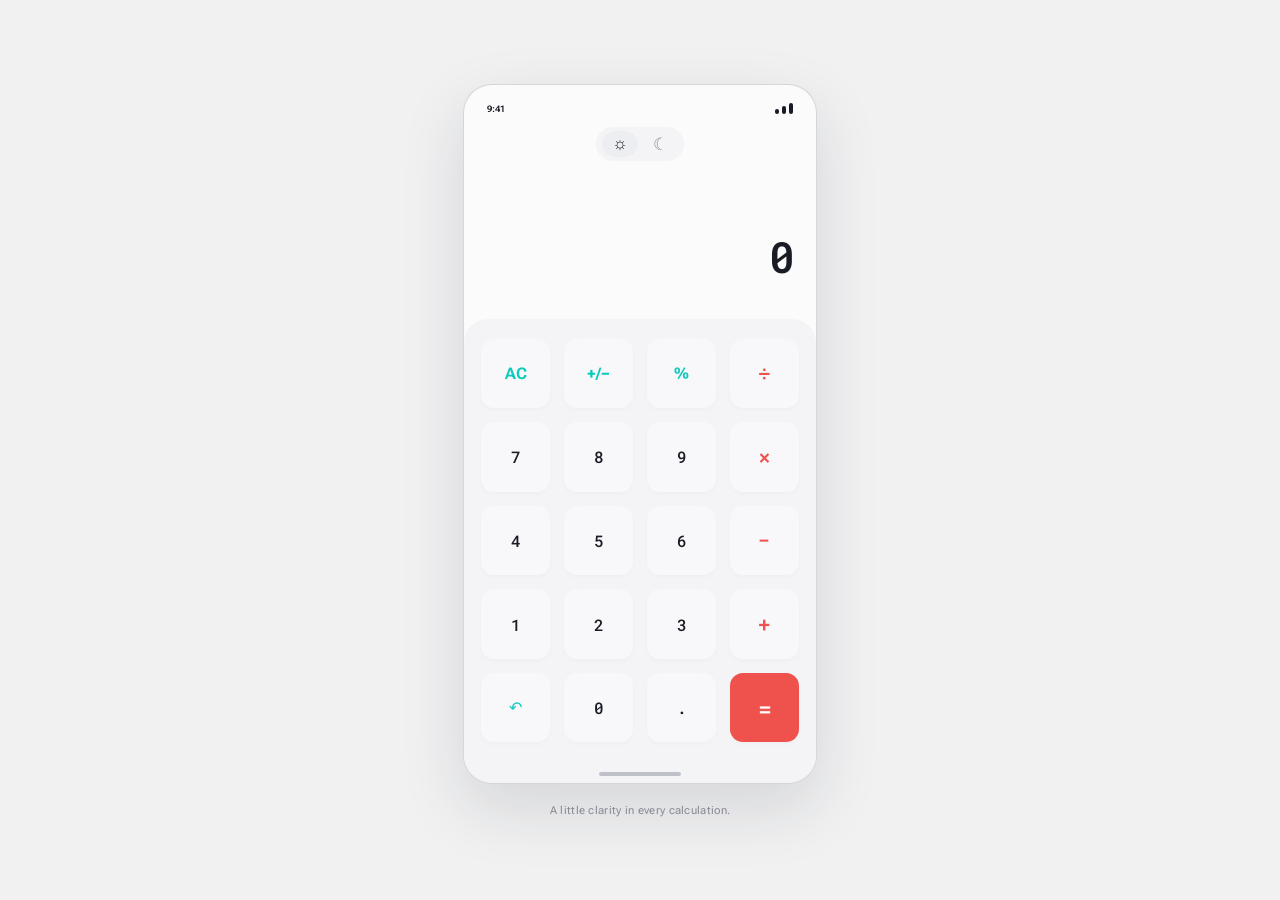
<file: WebDev-L2/Task1-MordernCalculator/index.html>
<!DOCTYPE html>
<html lang="en">
<head>
  <meta charset="UTF-8">
  <meta name="viewport" content="width=device-width, initial-scale=1.0">
  <meta name="theme-color" content="#f3f3f4">
  <meta name="description" content="A clean, responsive calculator with light and dark themes.">
  <title>Modern Calculator</title>
  <link rel="preconnect" href="https://fonts.googleapis.com">
  <link rel="preconnect" href="https://fonts.gstatic.com" crossorigin>
  <link href="https://fonts.googleapis.com/css2?family=Roboto+Flex:wght@400;500;600;700;800&family=Roboto+Mono:wght@400;500;600&display=swap" rel="stylesheet">
  <link rel="stylesheet" href="css/style.css">
  <script src="js/script.js" defer></script>
</head>
<body>
  <main class="stage">
    <section class="calculator" aria-label="Calculator">
      <div class="status-bar" aria-hidden="true"><span>9:41</span><span class="status-icons"><i></i><i></i><i></i></span></div>

      <div class="theme-switch" role="group" aria-label="Choose calculator theme">
        <button class="theme-button active" id="light-theme" type="button" aria-label="Light theme" aria-pressed="true"><span aria-hidden="true">☼</span></button>
        <button class="theme-button" id="dark-theme" type="button" aria-label="Dark theme" aria-pressed="false"><span aria-hidden="true">☾</span></button>
      </div>

      <section class="display" aria-live="polite" aria-atomic="true">
        <p class="expression" id="expression"> </p>
        <output class="result" id="result" aria-label="Calculator display">0</output>
        <p class="display-error" id="display-error" role="alert"></p>
      </section>

      <section class="keypad" aria-label="Calculator keys">
        <button class="key key-action" data-action="clear" type="button">AC</button>
        <button class="key key-action" data-action="sign" type="button" aria-label="Toggle sign">+/−</button>
        <button class="key key-action" data-action="percent" type="button">%</button>
        <button class="key key-operator" data-operator="/" type="button" aria-label="Divide">÷</button>

        <button class="key" data-number="7" type="button">7</button>
        <button class="key" data-number="8" type="button">8</button>
        <button class="key" data-number="9" type="button">9</button>
        <button class="key key-operator" data-operator="*" type="button" aria-label="Multiply">×</button>

        <button class="key" data-number="4" type="button">4</button>
        <button class="key" data-number="5" type="button">5</button>
        <button class="key" data-number="6" type="button">6</button>
        <button class="key key-operator" data-operator="-" type="button" aria-label="Subtract">−</button>

        <button class="key" data-number="1" type="button">1</button>
        <button class="key" data-number="2" type="button">2</button>
        <button class="key" data-number="3" type="button">3</button>
        <button class="key key-operator" data-operator="+" type="button" aria-label="Add">+</button>

        <button class="key key-action" data-action="backspace" type="button" aria-label="Delete last character">↶</button>
        <button class="key" data-number="0" type="button">0</button>
        <button class="key" data-action="decimal" type="button">.</button>
        <button class="key key-equals" data-action="equals" type="button">=</button>
      </section>
      <div class="home-indicator" aria-hidden="true"><span></span></div>
    </section>
    <p class="stage-caption">A little clarity in every calculation.</p>
  </main>
</body>
</html>
</file>
<file: WebDev-L2/Task1-MordernCalculator/css/style.css>
:root {
  font-family: "Roboto Flex", sans-serif;
  color: #191c24;
  background: #f1f1f2;
  font-synthesis: none;
  text-rendering: optimizeLegibility;
  --page: #f1f1f2;
  --shell: #fbfbfc;
  --keypad: #f4f4f6;
  --key: #f8f8fa;
  --key-hover: #eceef2;
  --ink: #191c24;
  --muted: #8b909b;
  --accent: #10c9bd;
  --operator: #ef514c;
  --shadow: 0 24px 65px rgba(24, 28, 39, .13);
}
* { box-sizing: border-box; }
body { min-width: 280px; min-height: 100vh; margin: 0; background: var(--page); color: var(--ink); transition: background .25s, color .25s; }
body.dark {
  --page: #17191f;
  --shell: #22252d;
  --keypad: #292c35;
  --key: #252831;
  --key-hover: #343844;
  --ink: #f6f7fa;
  --muted: #9298a5;
  --accent: #18d7c7;
  --operator: #ff625c;
  --shadow: 0 24px 65px rgba(0,0,0,.34);
}
button { font: inherit; }
.stage { min-height: 100vh; display: grid; place-items: center; align-content: center; gap: 20px; padding: 34px 16px; }
.calculator { position: relative; width: min(100%, 354px); min-height: 700px; overflow: hidden; display: flex; flex-direction: column; padding: 13px 0 0; border: 1px solid rgba(20,24,34,.16); border-radius: 29px; background: var(--shell); box-shadow: var(--shadow); transition: background .25s, border-color .25s; }
.status-bar { height: 22px; display: flex; align-items: center; justify-content: space-between; padding: 0 23px; color: var(--ink); font-size: 9px; font-weight: 700; }
.status-icons { display: flex; align-items: end; gap: 3px; height: 11px; }
.status-icons i { display: block; width: 4px; border-radius: 2px; background: var(--ink); }
.status-icons i:nth-child(1) { height: 5px; }.status-icons i:nth-child(2) { height: 8px; }.status-icons i:nth-child(3) { height: 11px; }
.theme-switch { width: 88px; height: 34px; display: flex; align-self: center; align-items: center; justify-content: center; gap: 4px; margin-top: 7px; padding: 4px; border-radius: 20px; background: var(--keypad); }
.theme-button { width: 36px; height: 26px; display: grid; place-items: center; border: 0; border-radius: 15px; color: var(--muted); background: transparent; font-size: 17px; cursor: pointer; }
.theme-button.active { color: var(--ink); background: var(--key-hover); }
.display { min-height: 158px; display: flex; flex-direction: column; align-items: flex-end; justify-content: flex-end; padding: 12px 23px 17px; }
.expression { width: 100%; min-height: 20px; overflow: hidden; margin: 0 0 5px; color: var(--muted); text-align: right; text-overflow: ellipsis; white-space: nowrap; font: 500 13px "Roboto Mono", monospace; }
.result { max-width: 100%; overflow: hidden; color: var(--ink); text-align: right; text-overflow: ellipsis; white-space: nowrap; font: 600 clamp(34px, 10vw, 43px)/1.15 "Roboto Mono", monospace; letter-spacing: -2px; }
.display-error { min-height: 15px; margin: 5px 0 0; color: var(--operator); text-align: right; font-size: 10px; }
.keypad { flex: 1; display: grid; grid-template-columns: repeat(4, minmax(0, 1fr)); grid-template-rows: repeat(5, 1fr); gap: clamp(9px, 3vw, 14px); padding: 20px 17px 22px; border-radius: 24px 24px 0 0; background: var(--keypad); }
.key { min-width: 0; min-height: 48px; display: grid; place-items: center; border: 0; border-radius: 13px; color: var(--ink); background: var(--key); box-shadow: 0 2px 5px rgba(20,25,35,.025); font: 500 16px "Roboto Mono", monospace; cursor: pointer; transition: transform .12s, background .15s, color .15s; -webkit-tap-highlight-color: transparent; }
.key:hover { background: var(--key-hover); }
.key:active { transform: scale(.94); }
.key:focus-visible, .theme-button:focus-visible { outline: 2px solid var(--accent); outline-offset: 3px; }
.key-action { color: var(--accent); font-family: "Roboto Flex", sans-serif; font-weight: 700; }
.key-operator { color: var(--operator); font-size: 21px; }
.key-equals { color: #fff; background: var(--operator); font-size: 23px; }
.key-equals:hover { background: #dc4540; }
.home-indicator { height: 18px; display: grid; place-items: center; background: var(--keypad); }
.home-indicator span { width: 82px; height: 4px; border-radius: 4px; background: var(--muted); opacity: .5; }
.stage-caption { margin: 0; color: #8d929c; font-size: 11px; letter-spacing: .3px; }
@media (min-width: 700px) { .calculator { width: 354px; min-height: 700px; } }
@media (max-width: 390px) {
  .stage { padding: 14px 10px; gap: 10px; }
  .calculator { width: min(100%, 340px); min-height: min(700px, calc(100dvh - 44px)); border-radius: 26px; }
  .display { min-height: 140px; }
  .keypad { gap: 9px; padding: 16px 13px 18px; }
  .key { min-height: 43px; border-radius: 11px; }
  .stage-caption { display: none; }
}
@media (max-height: 760px) and (min-width: 391px) {
  .calculator { min-height: 620px; }
  .display { min-height: 135px; }
  .keypad { gap: 9px; padding-top: 15px; padding-bottom: 17px; }
  .key { min-height: 42px; }
}
</file>
